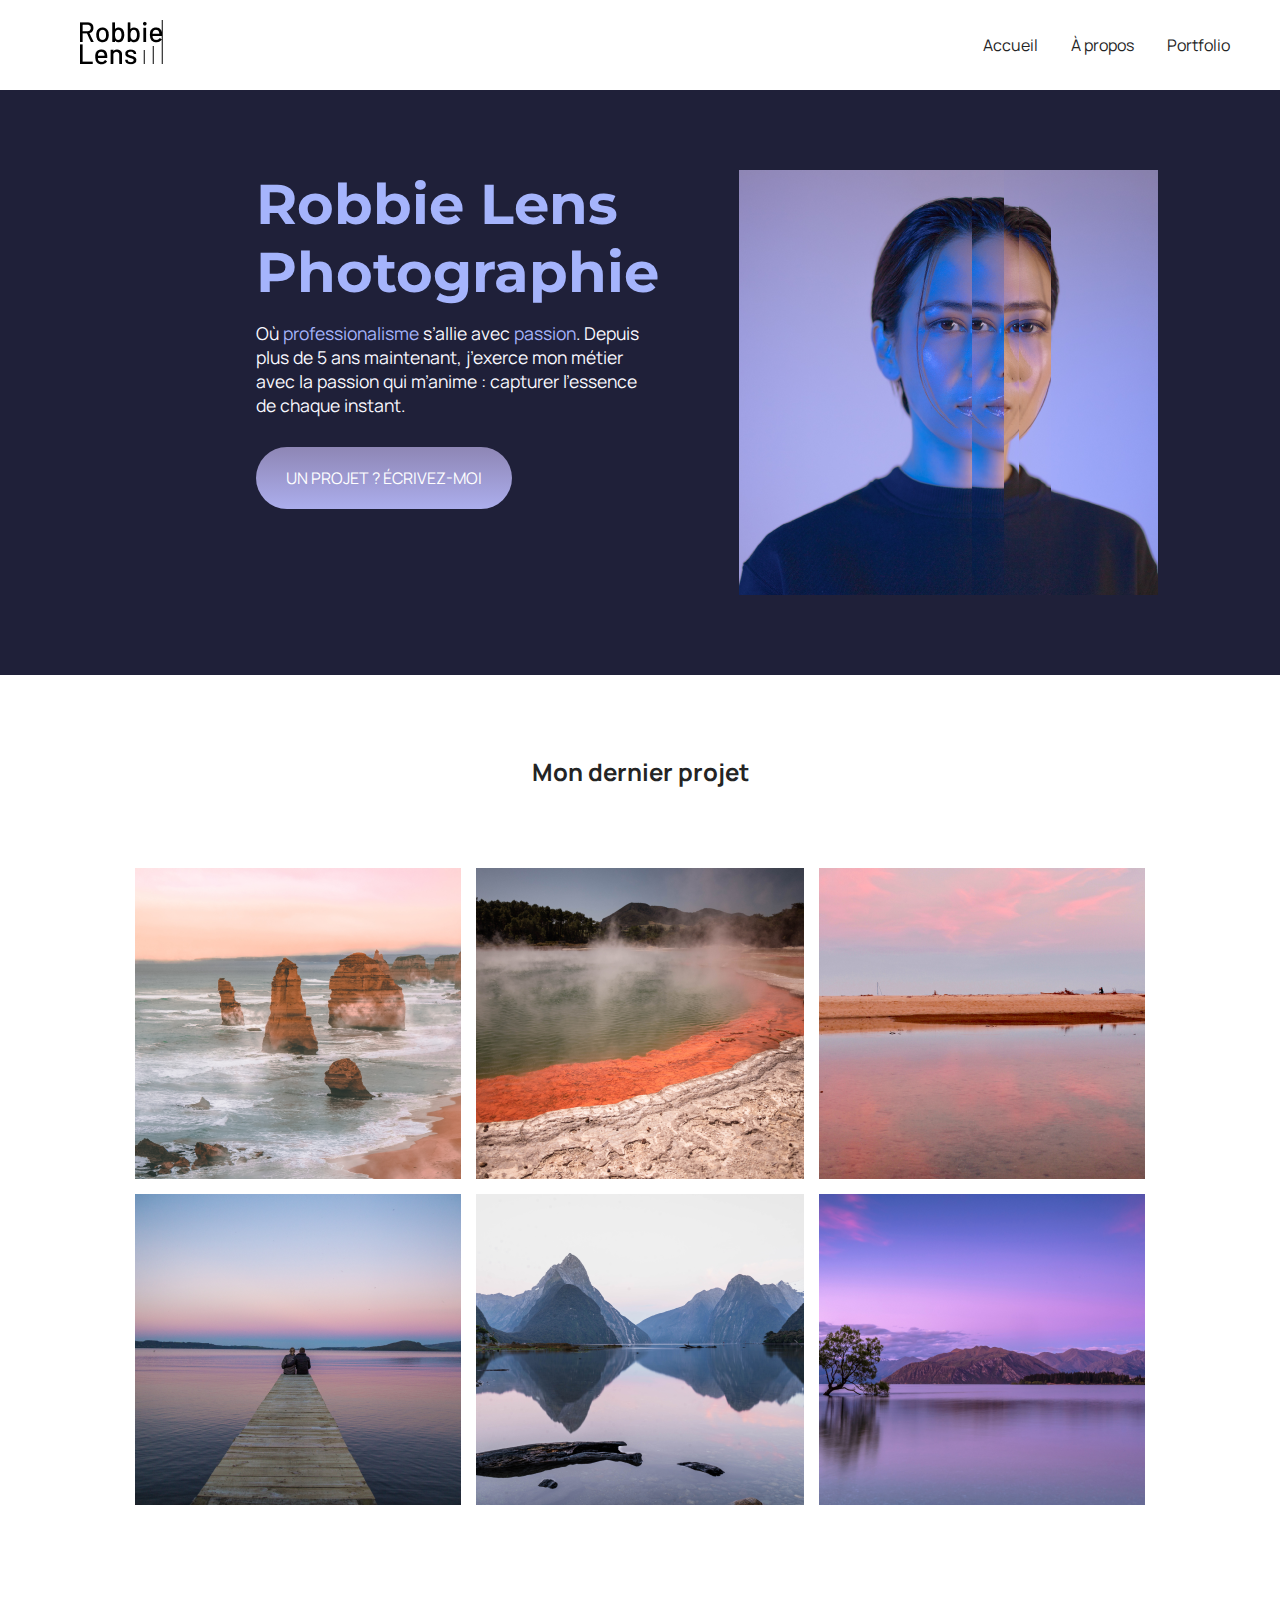
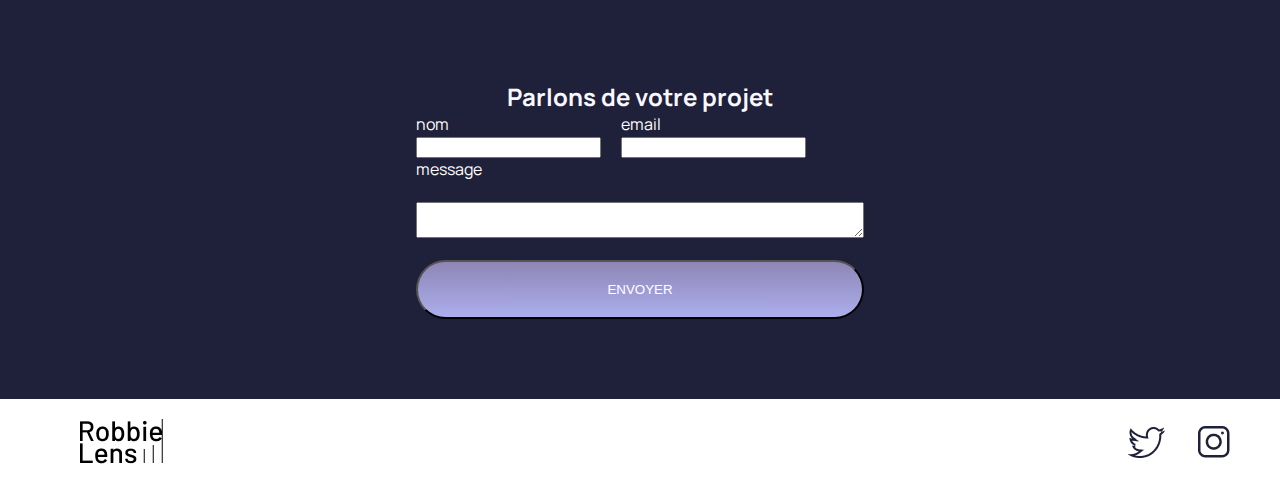
<file: index.html>
<!DOCTYPE html>
<html lang="fr">

<head>
    <meta charset="utf-8" >
    <title>Accueil - Robbie Lens Photographie</title>
    <link href="style.css" rel="stylesheet" >
    <link rel="preconnect" href="https://fonts.googleapis.com">
    <link rel="preconnect" href="https://fonts.gstatic.com" crossorigin>
    <link href="https://fonts.googleapis.com/css2?family=Manrope&family=Montserrat&display=swap" rel="stylesheet">
</head>

<body>
    <header>
        <nav>
            <a href="index.html" class="lien-icone">
                <img src="img/logo.png" alt="Logo Robbie Lens" >
            </a>
            <div>
                <a href="index.html">Accueil</a>
                <a href="a-propos.html">À propos</a>
                <a href="portfolio.html">Portfolio</a>
            </div>
        </nav>
    </header>
    <main>
        <section class="accueil-introduction">
            <div>
                <h1>Robbie Lens Photographie</h1>
                <p>
                    Où <em>professionalisme</em> s’allie avec <em>passion</em>. Depuis
                    plus de 5 ans maintenant, j’exerce mon métier avec la passion
                    qui m’anime : capturer l’essence de chaque instant.
                </p>
                <a href="#contact" class="cta">UN PROJET ? ÉCRIVEZ-MOI</a>
            </div>
            <img src="img/robbie-lens.png" alt="Portrait avec effet de la photographe Robbie Lens" >
        </section>
        <section class="accueil-photos">
            <h2>Mon dernier projet</h2>
            <div>
                <img src="img/element-1.png" alt="Twelve apostles - Australie" >
                <img src="img/element-2.png" alt="Wai-O-Tapu - Nouvelle-Zélande" >
                <img src="img/element-3.png" alt="Parc National d’Abel Tasman - Nouvelle-Zélande" >
            </div>
            <div>
                <img src="img/element-4.png" alt="Lac Rotorua - Nouvelle-Zélande" >
                <img src="img/element-5.png" alt="Milford Sound - Nouvelle-Zélande" >
                <img src="img/element-6.png" alt="Lac Wanaka - Nouvelle-Zélande" >
            </div>
        </section>
        <section id="contact">
            <h2>Parlons de votre projet</h2>
            <form method="get" action="">
                <div class="form-nom-email">
                    <div>
                        <label for="nom">nom</label><br>
                        <input type="text" name="nom" id="nom"><br>
                    </div>
                    <div>
                        <label for="email">email</label><br>
                        <input type="email" name="email" id="email"><br>
                    </div>
                </div>
                <label for="message">message</label><br>
                <textarea name="message" id="message"></textarea><br>
                <input type="submit" value="ENVOYER" class="cta">
            </form>
        </section>
    </main>
    <footer>
        <a href="index.html" class="lien-icone">
            <img src="img/logo.png" alt="Logo Robbie Lens" >
        </a>
        <div>
            <a target="_blank" href="https://twitter.com/" class="lien-icone">
                <img src="img/twitter.png" alt="Logo Twitter" >
            </a>
            <a target="_blank" href="https://www.instagram.com/" class="lien-icone">
                <img src="img/instagram.png" alt="Logo Instagram" >
            </a>
        </div>
    </footer>
</body>

</html>
</file>
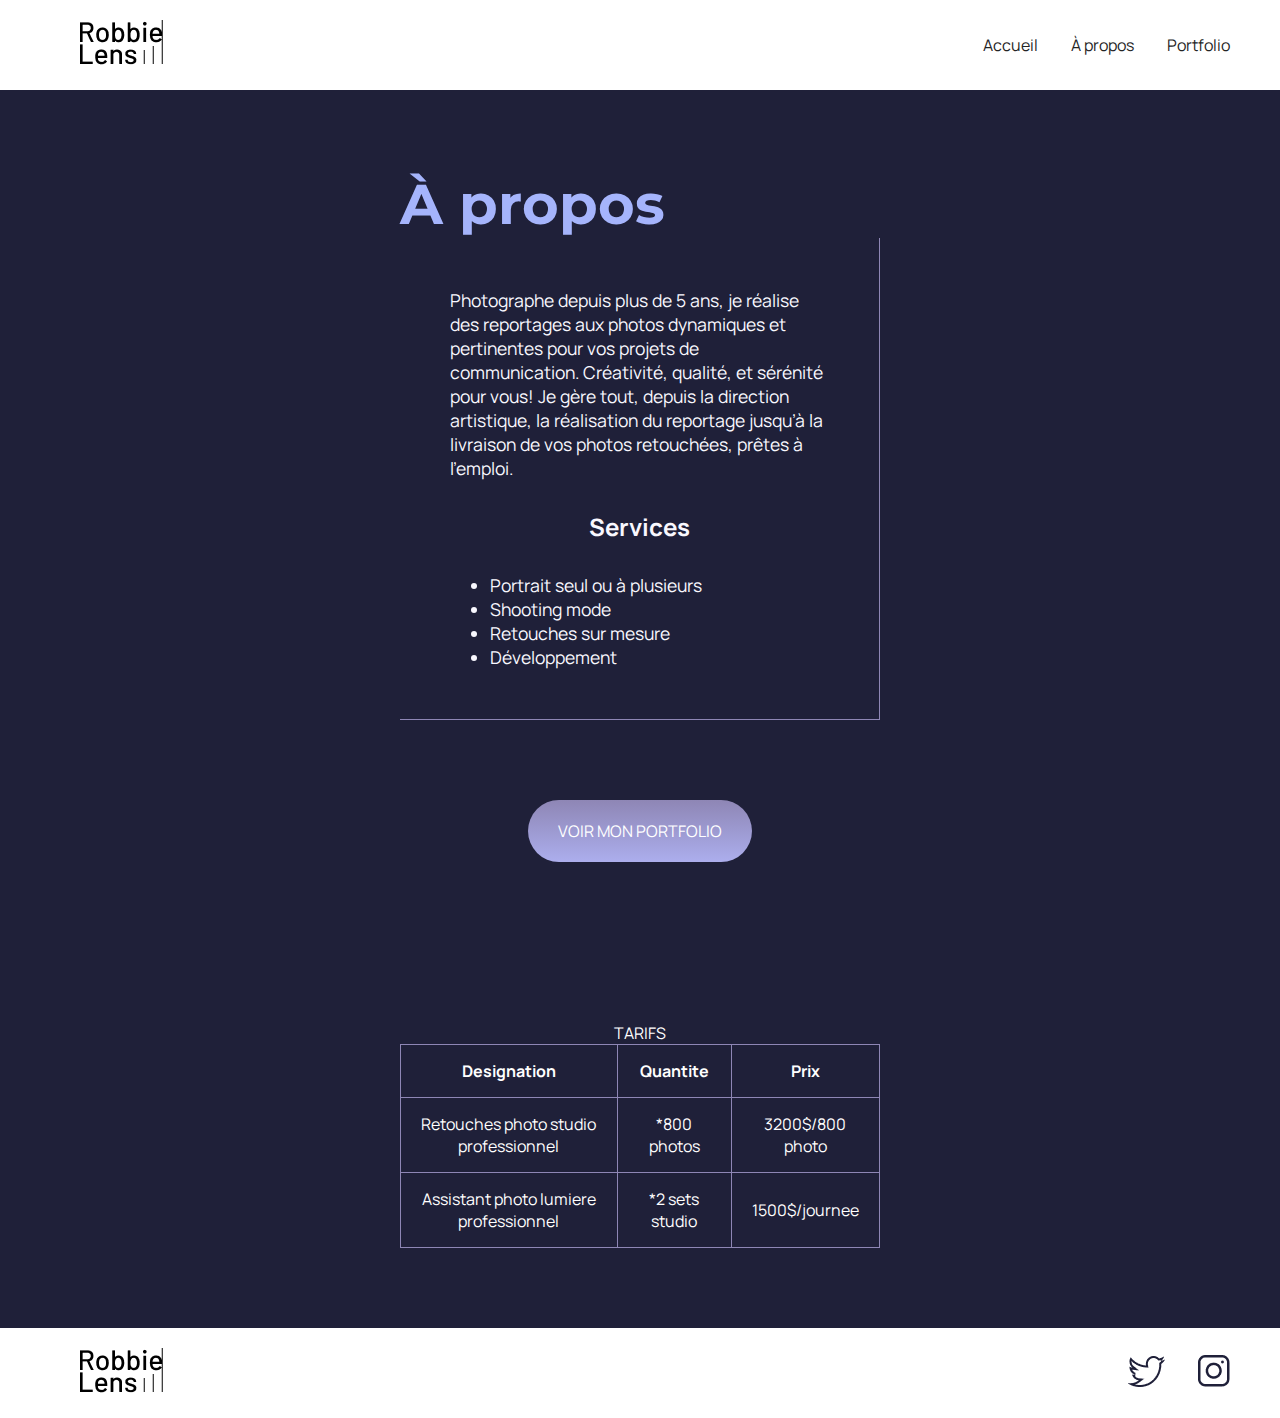
<file: a-propos.html>
<!DOCTYPE html>
<html lang="fr">

<head>
    <meta charset="utf-8" >
    <title>À propos - Robbie Lens Photographie</title>
    <link href="style.css" rel="stylesheet" >
    <link rel="preconnect" href="https://fonts.googleapis.com">
    <link rel="preconnect" href="https://fonts.gstatic.com" crossorigin>
    <link href="https://fonts.googleapis.com/css2?family=Manrope&family=Montserrat&display=swap" rel="stylesheet">
</head>

<body>
    <header>
        <nav>
            <a href="index.html" class="lien-icone">
                <img src="img/logo.png" alt="Logo Robbie Lens" >
            </a>
            <div>
                <a href="index.html">Accueil</a>
                <a href="a-propos.html">À propos</a>
                <a href="portfolio.html">Portfolio</a>
            </div>
        </nav>
    </header>
    <main class="a-propos-main">
        <section>
            <h1>À propos</h1>
            <div class="carre-contenu">
                <p>
                    Photographe depuis plus de 5 ans, je réalise des reportages aux photos dynamiques et pertinentes
                    pour
                    vos
                    projets de communication. Créativité, qualité, et sérénité pour vous! Je gère tout, depuis la
                    direction
                    artistique, la réalisation du reportage jusqu’à la livraison de vos photos retouchées, prêtes à
                    l’emploi.
                </p>
                <h2>Services</h2>
                <ul>
                    <li>Portrait seul ou à plusieurs</li>
                    <li>Shooting mode</li>
                    <li>Retouches sur mesure</li>
                    <li>Développement</li>
                </ul>
            </div>
            <div>
                <a href="portfolio.html" class="cta">VOIR MON PORTFOLIO</a>
            </div>
        </section>
        <section>
            <table>
                <caption>TARIFS</caption>
                <tr>
                    <th>Designation</th>
                    <th>Quantite</th>
                    <th>Prix</th>
                </tr>
                <tr>
                    <td>Retouches photo studio professionnel</td>
                    <td>*800 photos</td>
                    <td>3200$/800 photo</td>
                </tr>
                <tr>
                    <td>Assistant photo lumiere professionnel</td>
                    <td>*2 sets studio</td>
                    <td>1500$/journee</td>
                </tr>
            </table>
        </section>
    </main>
    <footer>
        <a href="index.html" class="lien-icone">
            <img src="img/logo.png" alt="Logo Robbie Lens" >
        </a>
        <div>
            <a target="_blank" href="https://twitter.com/" class="lien-icone">
                <img src="img/twitter.png" alt="Logo Twitter" >
            </a>
            <a target="_blank" href="https://www.instagram.com/" class="lien-icone">
                <img src="img/instagram.png" alt="Logo Instagram" >
            </a>
        </div>
    </footer>
</body>

</html>
</file>
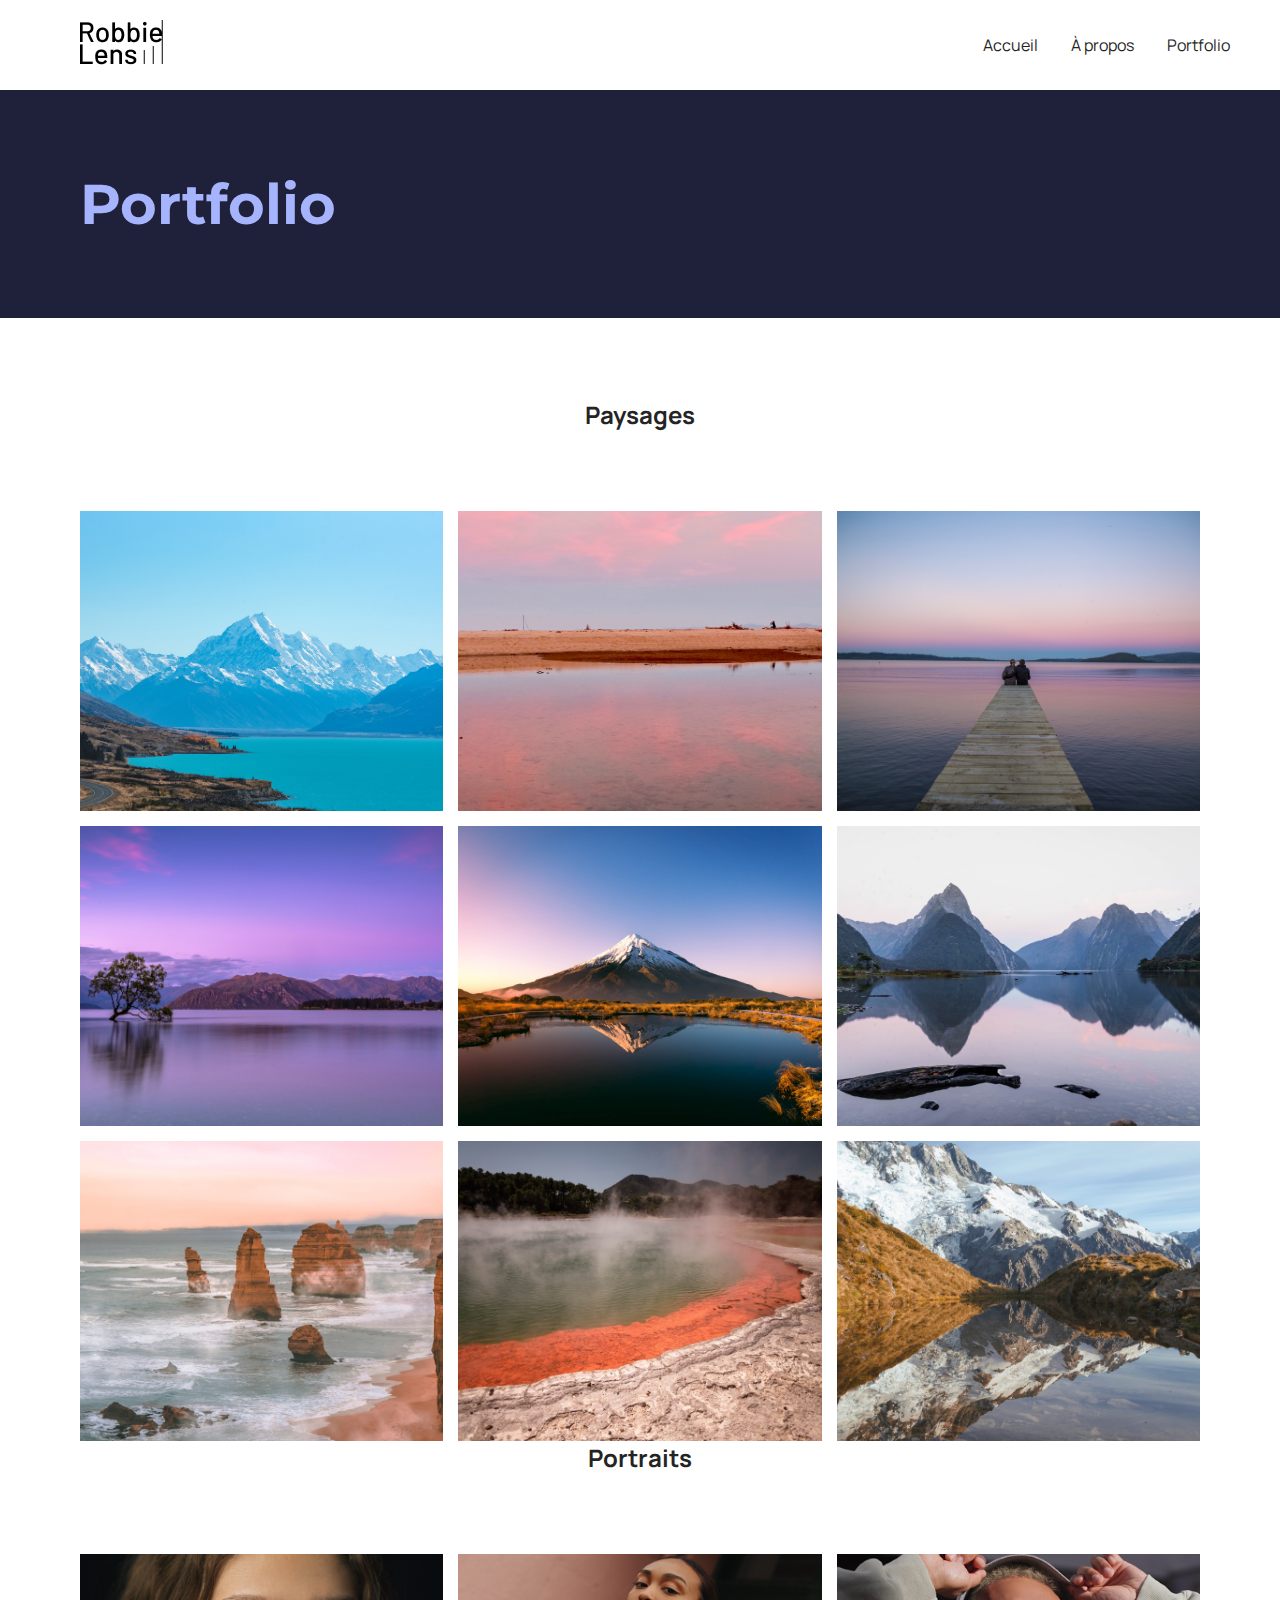
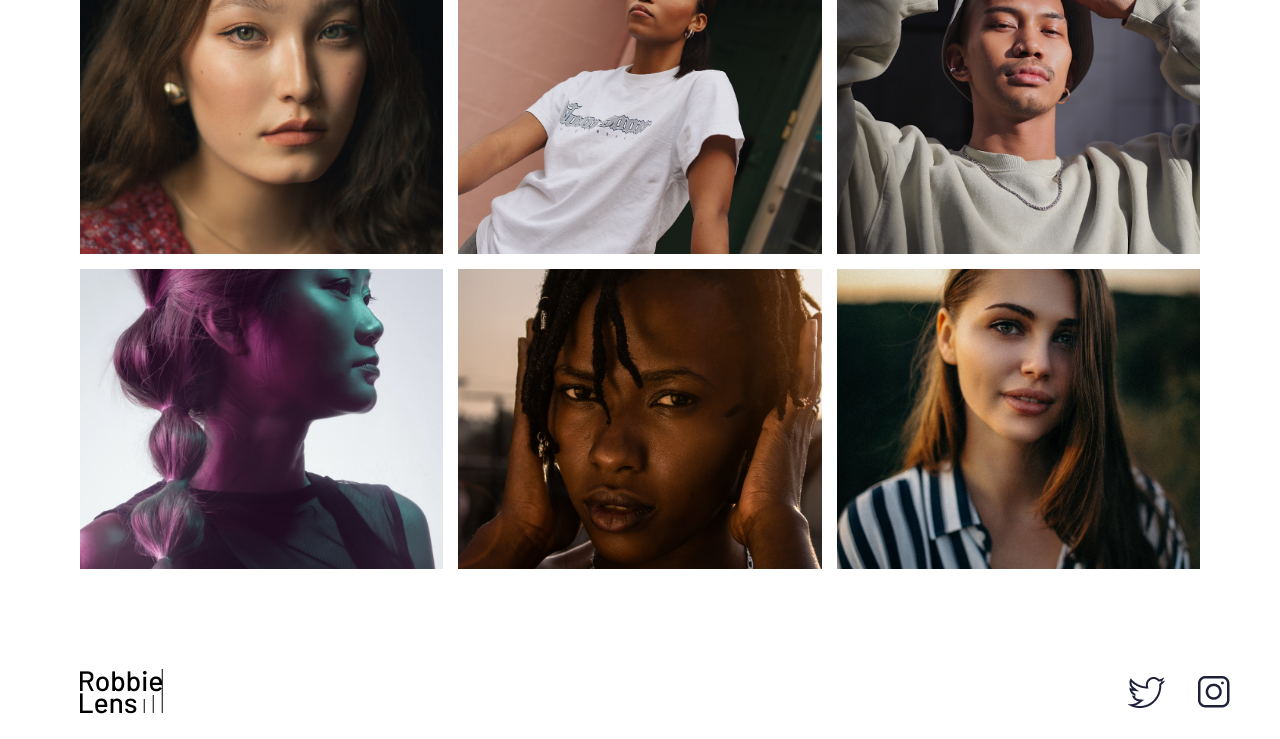
<file: portfolio.html>
<!DOCTYPE html>
<html lang="fr">

<head>
    <meta charset="utf-8" >
    <title>Portfolio - Robbie Lens Photographie</title>
    <link href="style.css" rel="stylesheet" >
    <link rel="preconnect" href="https://fonts.googleapis.com">
    <link rel="preconnect" href="https://fonts.gstatic.com" crossorigin>
    <link href="https://fonts.googleapis.com/css2?family=Manrope&family=Montserrat&display=swap" rel="stylesheet">
</head>

<body>
    <header>
        <nav>
            <a href="index.html" class="lien-icone">
                <img src="img/logo.png" alt="Logo Robbie Lens" >
            </a>
            <div>
                <a href="index.html">Accueil</a>
                <a href="a-propos.html">À propos</a>
                <a href="portfolio.html">Portfolio</a>
            </div>
        </nav>
    </header>
    <main>
        <section>
            <h1>Portfolio</h1>
        </section>
        <section class="portfolio-section-photos">
            <h2>Paysages</h2>
            <div class="grid-paysages">
                <a href="img/paysage1.jpg" class="lien-conteneur-photo">
                    <img src="img/paysage1.jpg" alt="Mont Aoraki - Nouvelle-Zélande" >
                    <div class="photo-hover">Voir la photo</div>
                </a>
                <a href="img/paysage2.jpg" class="lien-conteneur-photo">
                    <img src="img/paysage2.jpg" alt="Parc National d’Abel Tasman - Nouvelle-Zélande" >
                    <div class="photo-hover">Voir la photo</div>
                </a>
                <a href="img/paysage3.jpg" class="lien-conteneur-photo">
                    <img src="img/paysage3.jpg" alt="Lac Rotorua - Nouvelle-Zélande" >
                    <div class="photo-hover">Voir la photo</div>
                </a>
                <a href="img/paysage4.jpg" class="lien-conteneur-photo">
                    <img src="img/paysage4.jpg" alt="Lac Wanaka - Nouvelle-Zélande" >
                    <div class="photo-hover">Voir la photo</div>
                </a>
                <a href="img/paysage5.jpg" class="lien-conteneur-photo">
                    <img src="img/paysage5.jpg" alt="Mont Taranaki - Nouvelle-Zélande" >
                    <div class="photo-hover">Voir la photo</div>
                </a>
                <a href="img/paysage6.jpg" class="lien-conteneur-photo">
                    <img src="img/paysage6.jpg" alt="Milford Sound - Nouvelle-Zélande" >
                    <div class="photo-hover">Voir la photo</div>
                </a>
                <a href="img/paysage7.jpg" class="lien-conteneur-photo">
                    <img src="img/paysage7.jpg" alt="Twelve Apostle - Australie" >
                    <div class="photo-hover">Voir la photo</div>
                </a>
                <a href="img/paysage8.jpg" class="lien-conteneur-photo">
                    <img src="img/paysage8.jpg" alt="Wai-O-Tapu - Nouvelle-Zélande" >
                    <div class="photo-hover">Voir la photo</div>
                </a>
                <a href="img/paysage9.jpg" class="lien-conteneur-photo">
                    <img src="img/paysage9.jpg" alt="Mont Cook - Nouvelle Zélande" >
                    <div class="photo-hover">Voir la photo</div>
                </a>
            </div>
            <h2>Portraits</h2>
            <div class="grid-portraits">
                <a href="img/portrait1.jpg" class="lien-conteneur-photo">
                    <img src="img/portrait1.jpg" alt="Portrait jeune femme 1" >
                    <div class="photo-hover">Voir la photo</div>
                </a>
                <a href="img/portrait2.jpg" class="lien-conteneur-photo">
                    <img src="img/portrait2.jpg" alt="Portrait jeune femme 2" >
                    <div class="photo-hover">Voir la photo</div>
                </a>
                <a href="img/portrait3.jpg" class="lien-conteneur-photo">
                    <img src="img/portrait3.jpg" alt="Portrait jeune homme 3" >
                    <div class="photo-hover">Voir la photo</div>
                </a>
                <a href="img/portrait4.jpg" class="lien-conteneur-photo">
                    <img src="img/portrait4.jpg" alt="Portrait jeune femme 4" >
                    <div class="photo-hover">Voir la photo</div>
                </a>
                <a href="img/portrait5.jpg" class="lien-conteneur-photo">
                    <img src="img/portrait5.jpg" alt="Portrait jeune femme 5" >
                    <div class="photo-hover">Voir la photo</div>
                </a>
                <a href="img/portrait6.jpg" class="lien-conteneur-photo">
                    <img src="img/portrait6.jpg" alt="Portrait jeune femme 6" >
                    <div class="photo-hover">Voir la photo</div>
                </a>

            </div>
        </section>
    </main>
    <footer>
        <a href="index.html" class="lien-icone">
            <img src="img/logo.png" alt="Logo Robbie Lens" >
        </a>
        <div>
            <a target="_blank" href="https://twitter.com/" class="lien-icone">
                <img src="img/twitter.png" alt="Logo Twitter" >
            </a>
            <a target="_blank" href="https://www.instagram.com/" class="lien-icone">
                <img src="img/instagram.png" alt="Logo Instagram" >
            </a>
        </div>
    </footer>
</body>

</html>
</file>
<file: style.css>
* {
  margin: 0;
}

body {
  font-family: 'Manrope', sans-serif;
  font-size: 1em;
  background-color: #1f2039;
}

a {
  color: #242424;
  text-decoration: none;
}

em {
  color: #a5b4fc;
  font-style: normal;
}

h1 {
  font-size: 3.5em;
  color: #a5b4fc;
  font-family: 'Montserrat', sans-serif;
}

h2 {
  color: #f9f8ff;
  display: flex;
  justify-content: center;  
  align-items: center;   
}

p,
li {
  font-size: 1.1em;
  color: #f9f8ff;
}

header,
footer {
  background-color: white;
  padding: 20px 50px;
}

.cta {
  display: inline-block;
  background: linear-gradient(#8e86b5, #acaeed);
  color: white;
  border-radius: 50px;
  padding: 20px 30px;
  scroll-behavior: smooth;
}

a:hover {
  text-decoration: underline;
}

.cta:hover {
  background: linear-gradient(#696484, #8788ba);
  text-decoration: none;
}

.lien-icone {
  margin-left: 30px;
}

.lien-icone:hover {
  opacity: 0.5;
}

.carre-contenu {
  border-right: 1px solid #8e86b5;
  border-bottom: 1px solid #8e86b5;
  padding: 50px;
  margin-bottom: 80px;
}

.carre-contenu h2 {
  margin-top: 30px;
}

.carre-contenu ul {
  margin-top: 30px;
}

.carre-contenu + div {
  text-align: center;
}

section {
  padding: 80px;
  color: white;
}

.a-propos-main {
  width: 50%;
  margin: auto;
}

footer,
nav {
  display: flex;
  flex-direction: row;
  align-items: center;
  justify-content: space-between;
}

nav a {
  margin-left: 30px;
}

.accueil-photos {
  background-color: white;
  padding: 80px;
}

.accueil-photos h2 {
  color: #242424;
  text-align: center;
  margin-bottom: 80px;
}

.accueil-photos div {
  display: flex;
  flex-direction: row;
  gap: 15px;
  justify-content: center;
  margin-bottom: 15px;
}

.accueil-introduction {
  display: flex;
  flex-direction: row;
  width: 60%;
  align-items: flex-start;
  margin: auto;
}

.accueil-introduction h1 {
  margin-bottom: 15px;
}

.accueil-introduction p {
  margin-bottom: 30px;
}

.accueil-introduction div {
  padding-right: 80px;
}

.portfolio-section-photos {
  background-color: white;
}

.portfolio-section-photos h2 {
  color: #242424;
  margin-bottom: 80px;
}

.grid-paysages {
  display: grid;
  grid-template-columns: 1fr 1fr 1fr;
  grid-template-rows: 300px 300px 300px;
  gap: 15px;
}

.grid-portraits {
  display: grid;
  grid-template-columns: 1fr 1fr 1fr;
  grid-template-rows: 300px 300px;
  gap: 15px;
}

.grid-paysages img,
.grid-portraits img {
  width: 100%;
  height: 100%;
  object-fit: cover;
}

.lien-conteneur-photo {
  position: relative;
}

.photo-hover {
  position: absolute;
  top: 0;
  left: 0;
  right: 0;
  bottom: 0;
  display: flex;
  align-items: center;
  justify-content: center;
  font-size: 1.5em;
  color: white;
  background-color: rgba(0, 0, 0, 0.7);
  display: none;
}

.lien-conteneur-photo:hover .photo-hover {
  display: flex;
}
table{
  border-collapse: collapse;
  background-color: #1f2039 ;
  text-align: center;
}
th,td{
  border: 1px solid #8e86b5;
  padding: 15px;
  color:white ;
}
caption{
  color: white;
}
form {
  display: flex;
  flex-direction: column;
  width: 40%;
  margin: auto;
  color: white;
}
.form-nom-email {
  display: flex;
  flex-direction: row;
  gap: 20px;
}
</file>
